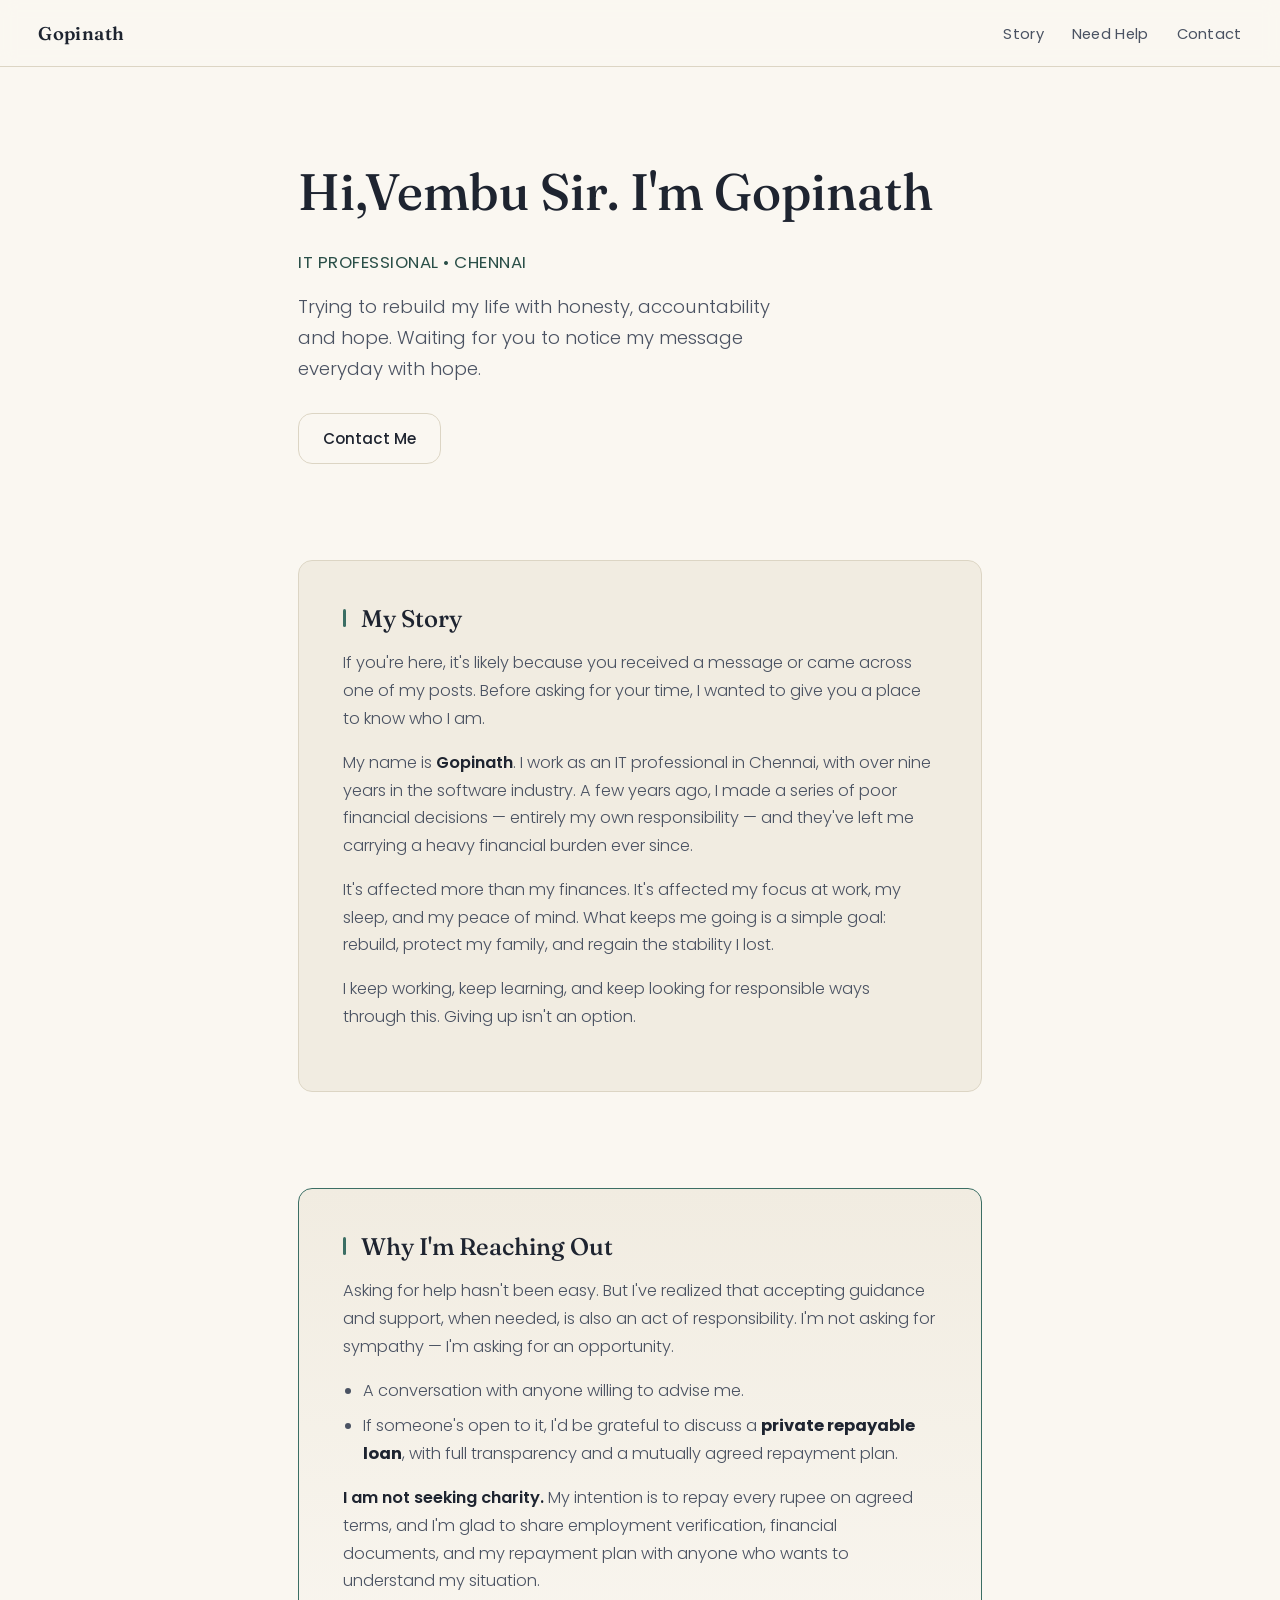
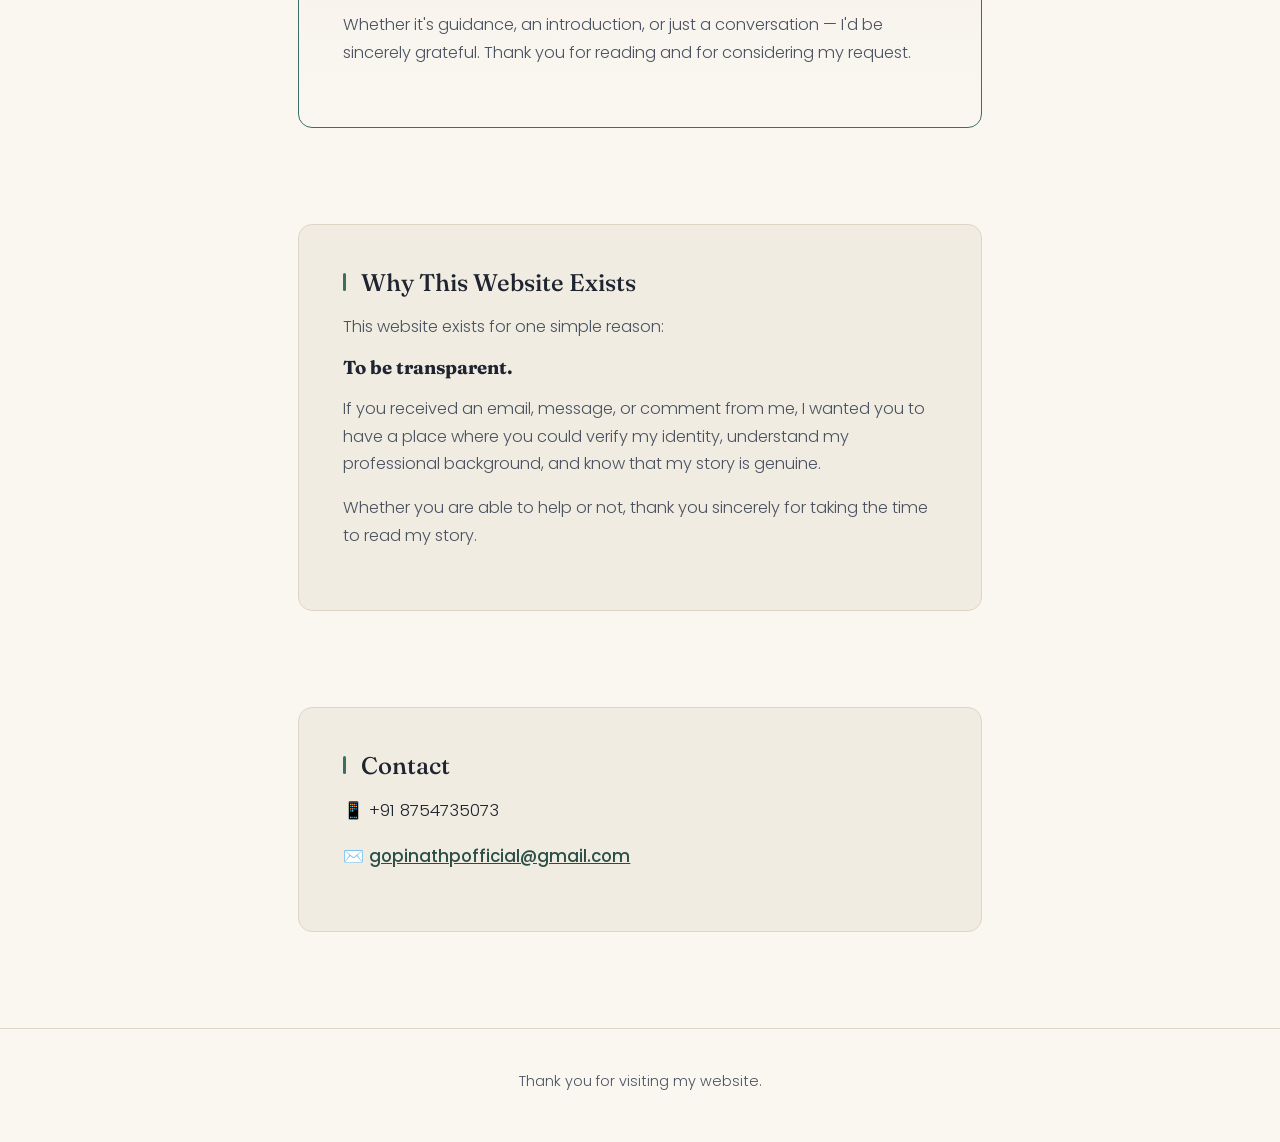
<file: index.html>
<!DOCTYPE html>
<html lang="en">
<head>
<meta charset="UTF-8">
<meta name="viewport" content="width=device-width, initial-scale=1">
<meta name="description" content="Gopinath's personal story — a Lead Quality Engineer in Chennai, rebuilding with honesty and accountability.">
<title>Gopinath | My Story</title>
<link rel="preconnect" href="https://fonts.googleapis.com">
<link rel="preconnect" href="https://fonts.gstatic.com" crossorigin>
<link href="https://fonts.googleapis.com/css2?family=Poppins:wght@300;400;500;600;700&display=swap" rel="stylesheet">
<link rel="stylesheet" href="style.css">
</head>
<body>
<nav>
<div class="logo">
Gopinath
</div>
<ul>
<li><a href="#story">Story</a></li>
<li><a href="#reachout">Need Help</a></li>
<li><a href="#contact">Contact</a></li>
</ul>
</nav>
<header>
<div class="hero">
<h1>Hi,Vembu Sir. I'm Gopinath</h1>
<h2>IT Professional • Chennai</h2>
<p>
Trying to rebuild my life with honesty,
accountability and hope. Waiting for you to notice my message everyday with hope.
</p>
<div class="buttons">
<a href="#contact">
Contact Me
</a>
</div>
</div>
</header>
<section id="story">
<div class="card">
<h2>My Story</h2>
<p>
If you're here, it's likely because you received a message or came across one of my posts. Before asking for your time, I wanted to give you a place to know who I am.
</p>
<p>
My name is <strong>Gopinath</strong>. I work as an IT professional in Chennai, with over nine years in the software industry. A few years ago, I made a series of poor financial decisions — entirely my own responsibility — and they've left me carrying a heavy financial burden ever since.
</p>
<p>
It's affected more than my finances. It's affected my focus at work, my sleep, and my peace of mind. What keeps me going is a simple goal: rebuild, protect my family, and regain the stability I lost.
</p>
<p>
I keep working, keep learning, and keep looking for responsible ways through this. Giving up isn't an option.
</p>
</div>
</section>
<section id="reachout">
<div class="card">
<h2>Why I'm Reaching Out</h2>
<p>
Asking for help hasn't been easy. But I've realized that accepting guidance and support, when needed, is also an act of responsibility. I'm not asking for sympathy — I'm asking for an opportunity.
</p>
<ul>
<li>A conversation with anyone willing to advise me.</li>
<li>
If someone's open to it, I'd be grateful to discuss a <strong>private repayable loan</strong>, with full transparency and a mutually agreed repayment plan.
</li>
</ul>
<p>
<strong>I am not seeking charity.</strong> My intention is to repay every rupee on agreed terms, and I'm glad to share employment verification, financial documents, and my repayment plan with anyone who wants to understand my situation.
</p>
<p>
Whether it's guidance, an introduction, or just a conversation — I'd be sincerely grateful. Thank you for reading and for considering my request.
</p>
</div>
</section>
<section>
<div class="card">
<h2>Why This Website Exists</h2>
<p>
This website exists for one simple reason:
</p>
<h3>
To be transparent.
</h3>
<p>
If you received an email, message, or comment from me, I wanted you to have a place where you could verify my identity, understand my professional background, and know that my story is genuine.
</p>
<p>
Whether you are able to help or not, thank you sincerely for taking the time to read my story.
</p>
</div>
</section>
<section id="contact">
<div class="card">
<h2>Contact</h2>
<p>
📱 +91 8754735073
</p>
<p>
✉️ <a href="mailto:gopinathpofficial@gmail.com">gopinathpofficial@gmail.com</a>
</p>
</div>
</section>
<footer>
Thank you for visiting my website.
</footer>
<script src="script.js"></script>
</body>
</html>
</file>
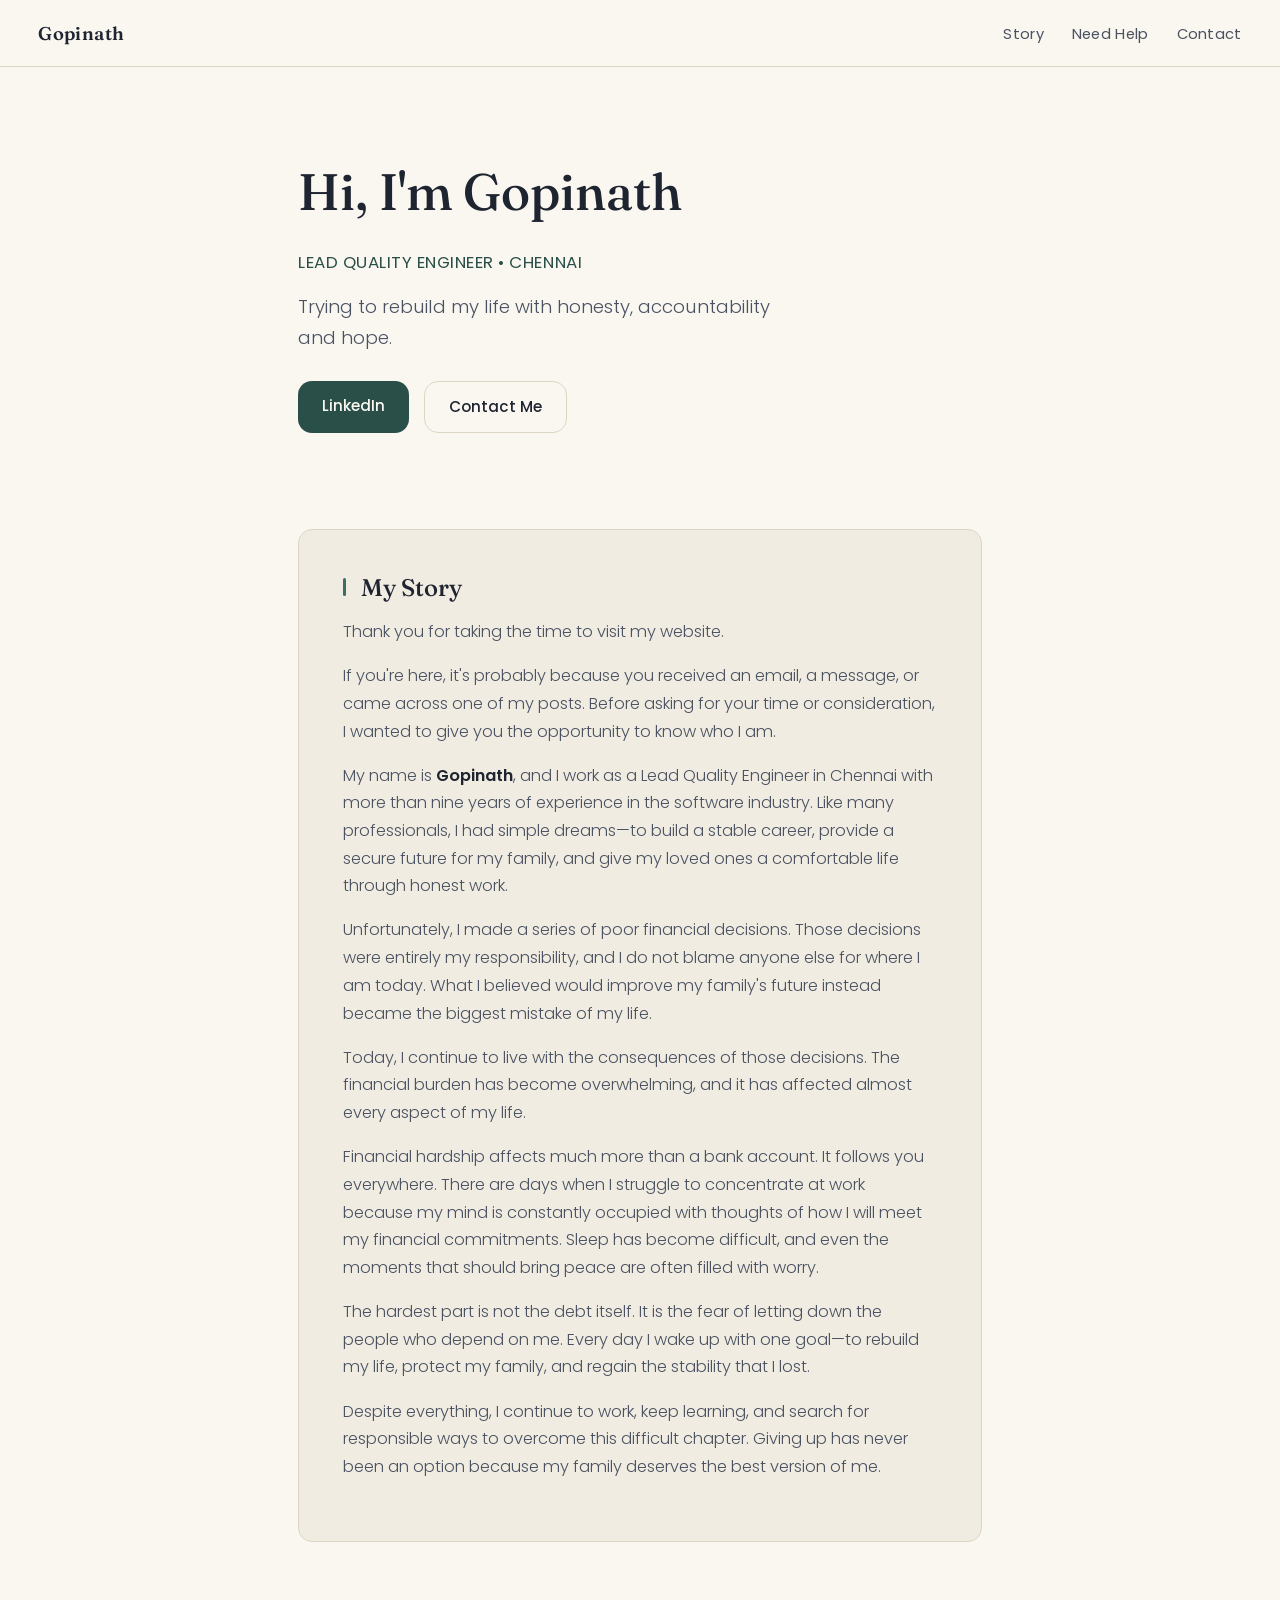
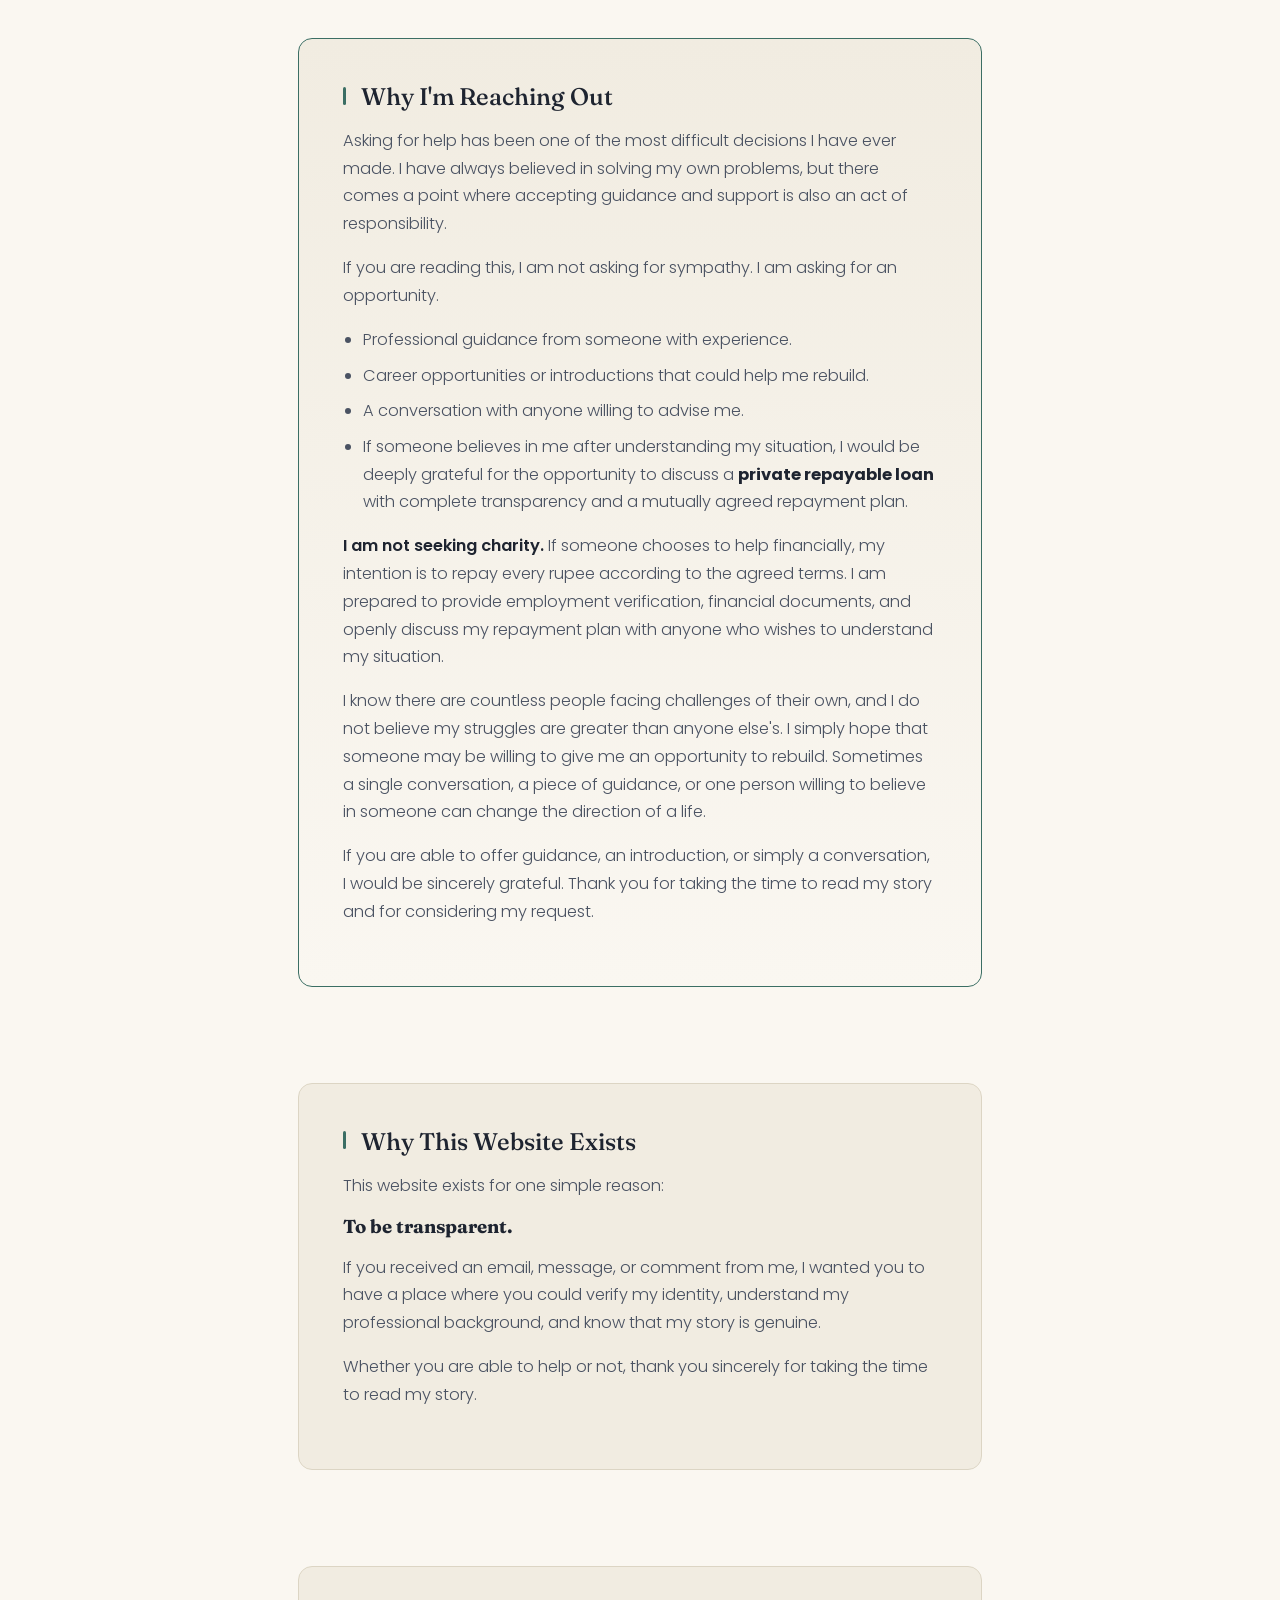
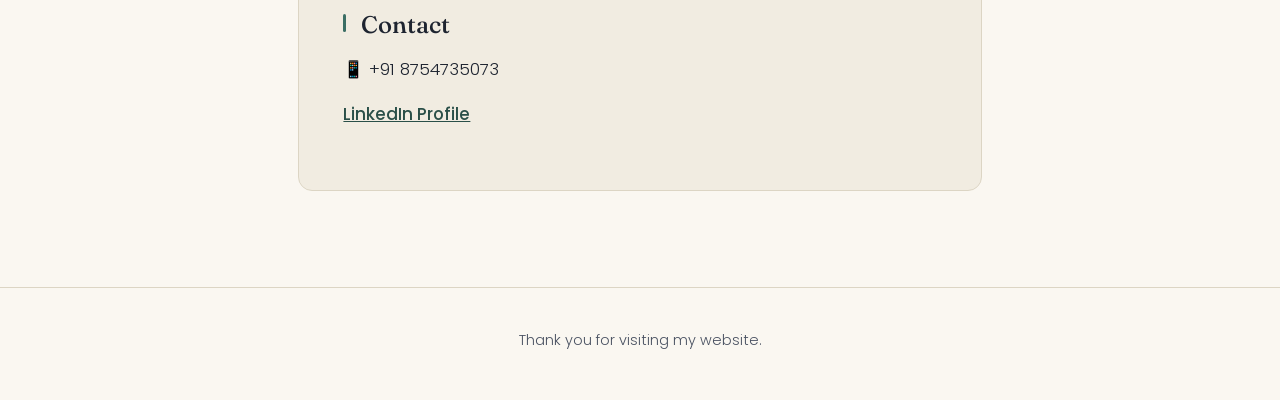
<file: index (1).html>
<!DOCTYPE html>
<html lang="en">
<head>
<meta charset="UTF-8">
<meta name="viewport" content="width=device-width, initial-scale=1">
<meta name="description" content="Gopinath's personal story — a Lead Quality Engineer in Chennai, rebuilding with honesty and accountability.">
<title>Gopinath | My Story</title>
<link rel="preconnect" href="https://fonts.googleapis.com">
<link rel="preconnect" href="https://fonts.gstatic.com" crossorigin>
<link href="https://fonts.googleapis.com/css2?family=Poppins:wght@300;400;500;600;700&display=swap" rel="stylesheet">
<link rel="stylesheet" href="style.css">
</head>
<body>
<nav>
<div class="logo">
Gopinath
</div>
<ul>
<li><a href="#story">Story</a></li>
<li><a href="#reachout">Need Help</a></li>
<li><a href="#contact">Contact</a></li>
</ul>
</nav>
<header>
<div class="hero">
<h1>Hi, I'm Gopinath</h1>
<h2>Lead Quality Engineer • Chennai</h2>
<p>
Trying to rebuild my life with honesty,
accountability and hope.
</p>
<div class="buttons">
<a href="https://www.linkedin.com/in/gopinath-p-12abbb17a" target="_blank">
LinkedIn
</a>
<a href="#contact">
Contact Me
</a>
</div>
</div>
</header>
<section id="story">
<div class="card">
<h2>My Story</h2>
<p>
Thank you for taking the time to visit my website.
</p>
<p>
If you're here, it's probably because you received an email, a message, or came across one of my posts. Before asking for your time or consideration, I wanted to give you the opportunity to know who I am.
</p>
<p>
My name is <strong>Gopinath</strong>, and I work as a Lead Quality Engineer in Chennai with more than nine years of experience in the software industry. Like many professionals, I had simple dreams—to build a stable career, provide a secure future for my family, and give my loved ones a comfortable life through honest work.
</p>
<p>
Unfortunately, I made a series of poor financial decisions. Those decisions were entirely my responsibility, and I do not blame anyone else for where I am today. What I believed would improve my family's future instead became the biggest mistake of my life.
</p>
<p>
Today, I continue to live with the consequences of those decisions. The financial burden has become overwhelming, and it has affected almost every aspect of my life.
</p>
<p>
Financial hardship affects much more than a bank account. It follows you everywhere. There are days when I struggle to concentrate at work because my mind is constantly occupied with thoughts of how I will meet my financial commitments. Sleep has become difficult, and even the moments that should bring peace are often filled with worry.
</p>
<p>
The hardest part is not the debt itself. It is the fear of letting down the people who depend on me. Every day I wake up with one goal—to rebuild my life, protect my family, and regain the stability that I lost.
</p>
<p>
Despite everything, I continue to work, keep learning, and search for responsible ways to overcome this difficult chapter. Giving up has never been an option because my family deserves the best version of me.
</p>
</div>
</section>
<section id="reachout">
<div class="card">
<h2>Why I'm Reaching Out</h2>
<p>
Asking for help has been one of the most difficult decisions I have ever made. I have always believed in solving my own problems, but there comes a point where accepting guidance and support is also an act of responsibility.
</p>
<p>
If you are reading this, I am not asking for sympathy. I am asking for an opportunity.
</p>
<ul>
<li>Professional guidance from someone with experience.</li>
<li>Career opportunities or introductions that could help me rebuild.</li>
<li>A conversation with anyone willing to advise me.</li>
<li>
If someone believes in me after understanding my situation, I would be deeply grateful for the opportunity to discuss a <strong>private repayable loan</strong> with complete transparency and a mutually agreed repayment plan.
</li>
</ul>
<p>
<strong>I am not seeking charity.</strong> If someone chooses to help financially, my intention is to repay every rupee according to the agreed terms. I am prepared to provide employment verification, financial documents, and openly discuss my repayment plan with anyone who wishes to understand my situation.
</p>
<p>
I know there are countless people facing challenges of their own, and I do not believe my struggles are greater than anyone else's. I simply hope that someone may be willing to give me an opportunity to rebuild. Sometimes a single conversation, a piece of guidance, or one person willing to believe in someone can change the direction of a life.
</p>
<p>
If you are able to offer guidance, an introduction, or simply a conversation, I would be sincerely grateful. Thank you for taking the time to read my story and for considering my request.
</p>
</div>
</section>
<section>
<div class="card">
<h2>Why This Website Exists</h2>
<p>
This website exists for one simple reason:
</p>
<h3>
To be transparent.
</h3>
<p>
If you received an email, message, or comment from me, I wanted you to have a place where you could verify my identity, understand my professional background, and know that my story is genuine.
</p>
<p>
Whether you are able to help or not, thank you sincerely for taking the time to read my story.
</p>
</div>
</section>
<section id="contact">
<div class="card">
<h2>Contact</h2>
<p>
📱 +91 8754735073
</p>
<p>
<a href="https://www.linkedin.com/in/gopinath-p-12abbb17a">
LinkedIn Profile
</a>
</p>
</div>
</section>
<footer>
Thank you for visiting my website.
</footer>
<script src="script.js"></script>
</body>
</html>
</file>
<file: style.css>
@import url('https://fonts.googleapis.com/css2?family=Fraunces:opsz,wght@9..144,400;9..144,500;9..144,600&family=Poppins:wght@300;400;500;600;700&display=swap');

:root {
  --paper: #FAF7F1;
  --paper-alt: #F1ECE1;
  --ink: #1E2430;
  --ink-soft: #4A5262;
  --teal: #3B6E64;
  --teal-deep: #2A4F48;
  --line: #DCD5C4;
  --radius: 14px;
  --max: 760px;
  --space: clamp(1.25rem, 3vw, 2.5rem);
}

* { box-sizing: border-box; }

html { scroll-behavior: smooth; }

@media (prefers-reduced-motion: reduce) {
  html { scroll-behavior: auto; }
  * { animation: none !important; transition: none !important; }
}

body {
  margin: 0;
  background: var(--paper);
  color: var(--ink);
  font-family: 'Poppins', sans-serif;
  font-weight: 300;
  line-height: 1.7;
  -webkit-font-smoothing: antialiased;
}

h1, h2, h3 {
  font-family: 'Fraunces', serif;
  color: var(--ink);
  margin: 0 0 0.6em 0;
  line-height: 1.15;
}

h1 { font-weight: 500; }
h2 { font-weight: 500; }

a {
  color: var(--teal-deep);
}

/* ---------- Nav ---------- */
nav {
  position: sticky;
  top: 0;
  z-index: 10;
  display: flex;
  justify-content: space-between;
  align-items: center;
  padding: 1.1rem var(--space);
  background: rgba(250, 247, 241, 0.88);
  backdrop-filter: blur(8px);
  border-bottom: 1px solid var(--line);
}

nav .logo {
  font-family: 'Fraunces', serif;
  font-weight: 600;
  font-size: 1.15rem;
  letter-spacing: 0.02em;
}

nav ul {
  list-style: none;
  display: flex;
  gap: 1.75rem;
  margin: 0;
  padding: 0;
}

nav a {
  text-decoration: none;
  color: var(--ink-soft);
  font-size: 0.92rem;
  font-weight: 400;
  letter-spacing: 0.02em;
  transition: color 0.2s ease;
  border-bottom: 1px solid transparent;
  padding-bottom: 2px;
}

nav a:hover,
nav a:focus-visible {
  color: var(--teal-deep);
  border-bottom-color: var(--teal-deep);
}

/* ---------- Hero ---------- */
header {
  padding: clamp(3.5rem, 10vw, 6rem) var(--space) clamp(2.5rem, 6vw, 4rem);
  max-width: var(--max);
  margin: 0 auto;
}

.hero h1 {
  font-size: clamp(2.2rem, 5vw, 3.2rem);
  opacity: 0;
  animation: rise 0.7s ease forwards;
}

.hero h2 {
  font-size: 1.05rem;
  font-weight: 400;
  font-family: 'Poppins', sans-serif;
  color: var(--teal-deep);
  letter-spacing: 0.03em;
  text-transform: uppercase;
  opacity: 0;
  animation: rise 0.7s ease 0.1s forwards;
}

.hero p {
  font-size: 1.15rem;
  color: var(--ink-soft);
  max-width: 46ch;
  opacity: 0;
  animation: rise 0.7s ease 0.2s forwards;
}

@keyframes rise {
  from { opacity: 0; transform: translateY(10px); }
  to { opacity: 1; transform: translateY(0); }
}

.buttons {
  display: flex;
  gap: 0.9rem;
  margin-top: 1.75rem;
  flex-wrap: wrap;
  opacity: 0;
  animation: rise 0.7s ease 0.3s forwards;
}

.buttons a {
  text-decoration: none;
  padding: 0.75rem 1.5rem;
  border-radius: var(--radius);
  font-size: 0.95rem;
  font-weight: 500;
  transition: transform 0.2s ease, background 0.2s ease, color 0.2s ease;
}

.buttons a:first-child {
  background: var(--teal-deep);
  color: var(--paper);
}

.buttons a:first-child:hover { background: var(--teal); transform: translateY(-2px); }

.buttons a:last-child {
  background: transparent;
  color: var(--ink);
  border: 1px solid var(--line);
}

.buttons a:last-child:hover {
  border-color: var(--teal-deep);
  color: var(--teal-deep);
  transform: translateY(-2px);
}

/* ---------- Sections / Cards ---------- */
section {
  padding: clamp(1rem, 4vw, 2rem) var(--space);
  max-width: var(--max);
  margin: 0 auto;
}

.card {
  background: var(--paper-alt);
  border: 1px solid var(--line);
  border-radius: var(--radius);
  padding: clamp(1.75rem, 5vw, 2.75rem);
  margin-bottom: 2rem;
  opacity: 0;
  transform: translateY(16px);
  transition: opacity 0.6s ease, transform 0.6s ease;
}

.card.in-view {
  opacity: 1;
  transform: translateY(0);
}

.card h2 {
  font-size: 1.5rem;
  position: relative;
  padding-left: 1.1rem;
}

.card h2::before {
  content: "";
  position: absolute;
  left: 0;
  top: 0.15em;
  bottom: 0.25em;
  width: 3px;
  background: var(--teal);
  border-radius: 2px;
}

.card p { color: var(--ink-soft); font-size: 1.02rem; }
.card p strong { color: var(--ink); font-weight: 600; }

.card ul {
  color: var(--ink-soft);
  padding-left: 1.2rem;
  font-size: 1.02rem;
}

.card li { margin-bottom: 0.5rem; }

.card li strong { color: var(--ink); }

#reachout .card {
  border-color: var(--teal);
  background: linear-gradient(180deg, var(--paper-alt), var(--paper));
}

#contact .card p {
  font-size: 1.05rem;
  color: var(--ink);
}

#contact .card a { font-weight: 500; }

footer {
  text-align: center;
  padding: 2.5rem var(--space) 3rem;
  color: var(--ink-soft);
  font-size: 0.9rem;
  border-top: 1px solid var(--line);
  margin-top: 2rem;
}

/* ---------- Responsive ---------- */
@media (max-width: 600px) {
  nav ul { gap: 1rem; }
  nav .logo { font-size: 1rem; }
}

/* ---------- Focus visibility ---------- */
a:focus-visible, button:focus-visible {
  outline: 2px solid var(--teal-deep);
  outline-offset: 2px;
}
</file>
